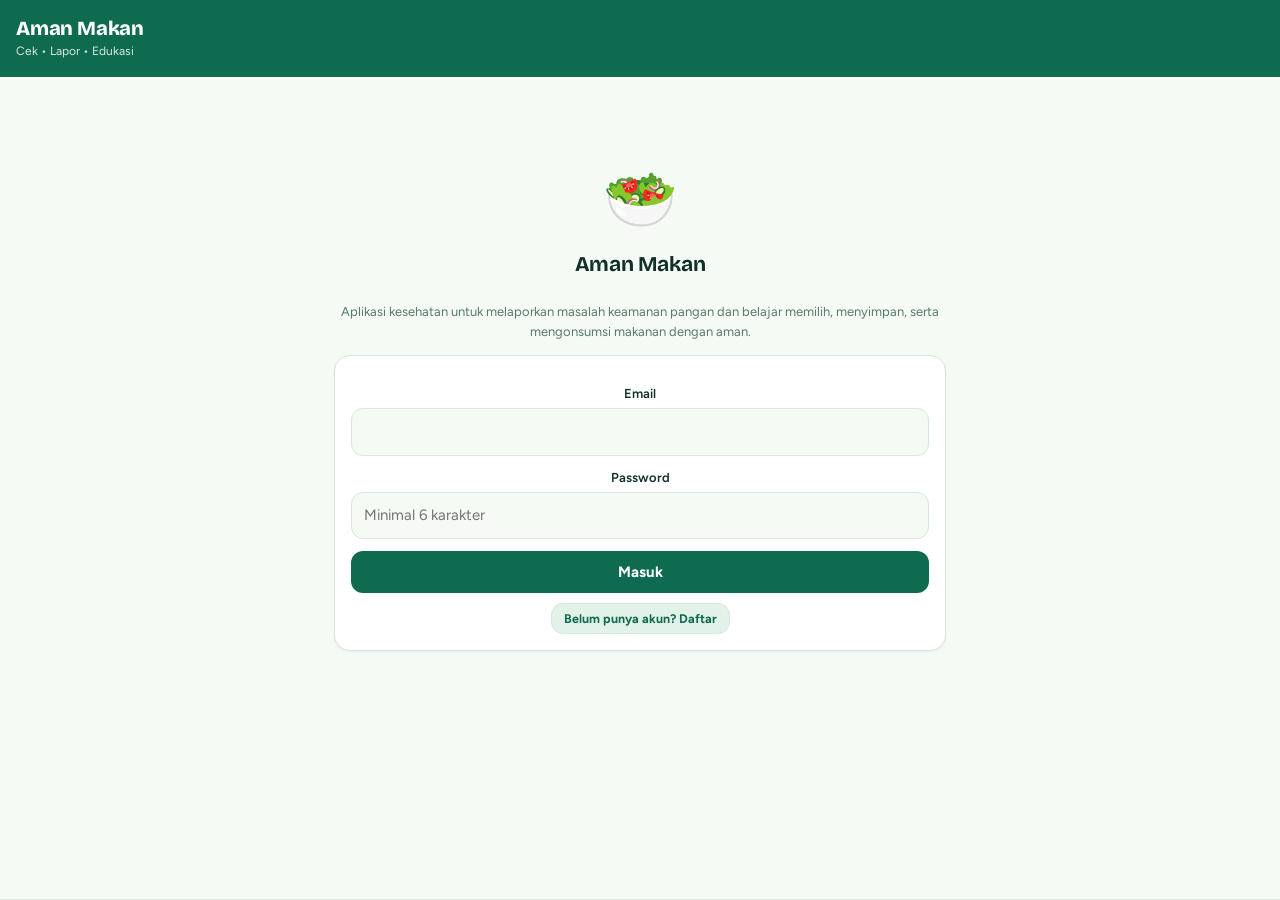
<file: index.html>
<!doctype html>
<html lang="id">
<head>
<meta charset="utf-8">
<meta name="viewport" content="width=device-width, initial-scale=1, viewport-fit=cover">
<title>Aman Makan</title>
<link rel="preconnect" href="https://fonts.googleapis.com">
<link rel="preconnect" href="https://fonts.gstatic.com" crossorigin>
<link href="https://fonts.googleapis.com/css2?family=Bricolage+Grotesque:wght@600;700;800&family=Figtree:wght@400;500;600;700&display=swap" rel="stylesheet">
<link rel="stylesheet" href="lib/leaflet/leaflet.css">
<link rel="stylesheet" href="style.css">
</head>
<body>
<header><div><b>Aman Makan</b><small>Cek • Lapor • Edukasi</small></div><button id="out" hidden>Keluar</button></header>
<main id="app"></main>
<nav id="nav" hidden></nav>
<script src="lib/leaflet/leaflet.js"></script>
<script src="script.js"></script>
</body>
</html>
</file>
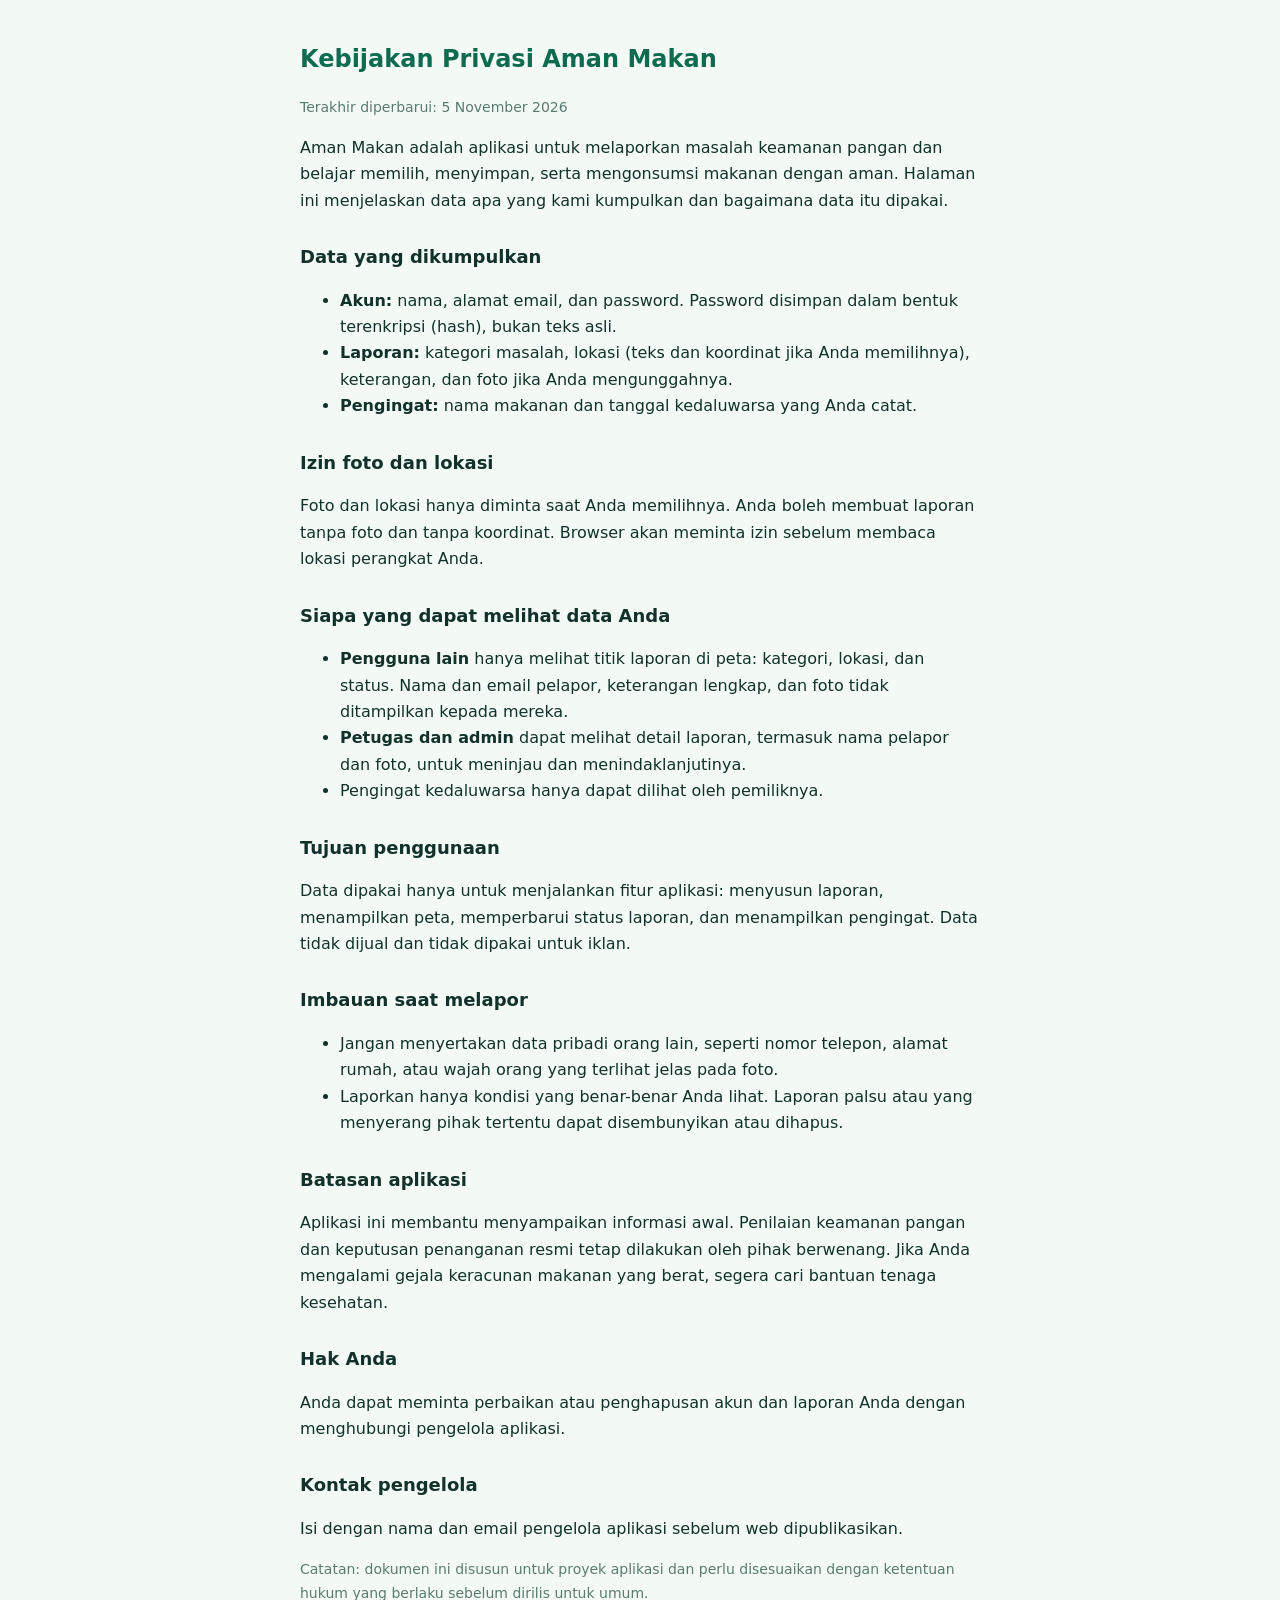
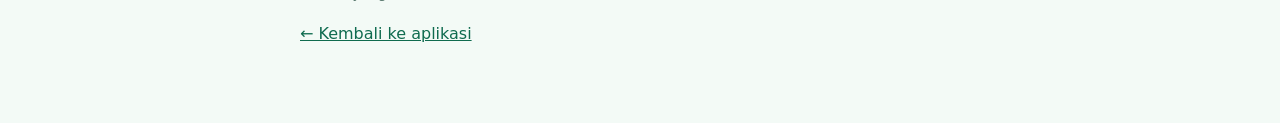
<file: privasi.html>
<!doctype html>
<html lang="id">
<head>
<meta charset="utf-8">
<meta name="viewport" content="width=device-width, initial-scale=1">
<title>Kebijakan Privasi – Aman Makan</title>
<style>
:root{--bg:#f3faf6;--tx:#12312a;--mu:#5b7a70;--pr:#0f6b4f;color-scheme:light}
@media (prefers-color-scheme:dark){:root{--bg:#0e1c17;--tx:#e4f2ea;--mu:#8fb0a2;--pr:#4cc79a;color-scheme:dark}}
body{margin:0;background:var(--bg);color:var(--tx);font:16px/1.65 system-ui,-apple-system,"Segoe UI",Roboto,sans-serif}
main{max-width:680px;margin:0 auto;padding:24px 18px 60px}
h1{font-size:24px;color:var(--pr)}h2{font-size:18px;margin-top:28px}
.mu{color:var(--mu);font-size:14px}a{color:var(--pr)}
</style>
</head>
<body>
<main>
<h1>Kebijakan Privasi Aman Makan</h1>
<p class="mu">Terakhir diperbarui: 5 November 2026</p>
<p>Aman Makan adalah aplikasi untuk melaporkan masalah keamanan pangan dan belajar memilih, menyimpan, serta mengonsumsi makanan dengan aman. Halaman ini menjelaskan data apa yang kami kumpulkan dan bagaimana data itu dipakai.</p>

<h2>Data yang dikumpulkan</h2>
<ul>
<li><b>Akun:</b> nama, alamat email, dan password. Password disimpan dalam bentuk terenkripsi (hash), bukan teks asli.</li>
<li><b>Laporan:</b> kategori masalah, lokasi (teks dan koordinat jika Anda memilihnya), keterangan, dan foto jika Anda mengunggahnya.</li>
<li><b>Pengingat:</b> nama makanan dan tanggal kedaluwarsa yang Anda catat.</li>
</ul>

<h2>Izin foto dan lokasi</h2>
<p>Foto dan lokasi hanya diminta saat Anda memilihnya. Anda boleh membuat laporan tanpa foto dan tanpa koordinat. Browser akan meminta izin sebelum membaca lokasi perangkat Anda.</p>

<h2>Siapa yang dapat melihat data Anda</h2>
<ul>
<li><b>Pengguna lain</b> hanya melihat titik laporan di peta: kategori, lokasi, dan status. Nama dan email pelapor, keterangan lengkap, dan foto tidak ditampilkan kepada mereka.</li>
<li><b>Petugas dan admin</b> dapat melihat detail laporan, termasuk nama pelapor dan foto, untuk meninjau dan menindaklanjutinya.</li>
<li>Pengingat kedaluwarsa hanya dapat dilihat oleh pemiliknya.</li>
</ul>

<h2>Tujuan penggunaan</h2>
<p>Data dipakai hanya untuk menjalankan fitur aplikasi: menyusun laporan, menampilkan peta, memperbarui status laporan, dan menampilkan pengingat. Data tidak dijual dan tidak dipakai untuk iklan.</p>

<h2>Imbauan saat melapor</h2>
<ul>
<li>Jangan menyertakan data pribadi orang lain, seperti nomor telepon, alamat rumah, atau wajah orang yang terlihat jelas pada foto.</li>
<li>Laporkan hanya kondisi yang benar-benar Anda lihat. Laporan palsu atau yang menyerang pihak tertentu dapat disembunyikan atau dihapus.</li>
</ul>

<h2>Batasan aplikasi</h2>
<p>Aplikasi ini membantu menyampaikan informasi awal. Penilaian keamanan pangan dan keputusan penanganan resmi tetap dilakukan oleh pihak berwenang. Jika Anda mengalami gejala keracunan makanan yang berat, segera cari bantuan tenaga kesehatan.</p>

<h2>Hak Anda</h2>
<p>Anda dapat meminta perbaikan atau penghapusan akun dan laporan Anda dengan menghubungi pengelola aplikasi.</p>

<h2>Kontak pengelola</h2>
<p>Isi dengan nama dan email pengelola aplikasi sebelum web dipublikasikan.</p>

<p class="mu">Catatan: dokumen ini disusun untuk proyek aplikasi dan perlu disesuaikan dengan ketentuan hukum yang berlaku sebelum dirilis untuk umum.</p>
<p><a href="index.html">← Kembali ke aplikasi</a></p>
</main>
</body>
</html>
</file>
<file: lib/leaflet/leaflet.css>
/* required styles */

.leaflet-pane,
.leaflet-tile,
.leaflet-marker-icon,
.leaflet-marker-shadow,
.leaflet-tile-container,
.leaflet-pane > svg,
.leaflet-pane > canvas,
.leaflet-zoom-box,
.leaflet-image-layer,
.leaflet-layer {
	position: absolute;
	left: 0;
	top: 0;
	}
.leaflet-container {
	overflow: hidden;
	}
.leaflet-tile,
.leaflet-marker-icon,
.leaflet-marker-shadow {
	-webkit-user-select: none;
	   -moz-user-select: none;
	        user-select: none;
	  -webkit-user-drag: none;
	}
/* Prevents IE11 from highlighting tiles in blue */
.leaflet-tile::selection {
	background: transparent;
}
/* Safari renders non-retina tile on retina better with this, but Chrome is worse */
.leaflet-safari .leaflet-tile {
	image-rendering: -webkit-optimize-contrast;
	}
/* hack that prevents hw layers "stretching" when loading new tiles */
.leaflet-safari .leaflet-tile-container {
	width: 1600px;
	height: 1600px;
	-webkit-transform-origin: 0 0;
	}
.leaflet-marker-icon,
.leaflet-marker-shadow {
	display: block;
	}
/* .leaflet-container svg: reset svg max-width decleration shipped in Joomla! (joomla.org) 3.x */
/* .leaflet-container img: map is broken in FF if you have max-width: 100% on tiles */
.leaflet-container .leaflet-overlay-pane svg {
	max-width: none !important;
	max-height: none !important;
	}
.leaflet-container .leaflet-marker-pane img,
.leaflet-container .leaflet-shadow-pane img,
.leaflet-container .leaflet-tile-pane img,
.leaflet-container img.leaflet-image-layer,
.leaflet-container .leaflet-tile {
	max-width: none !important;
	max-height: none !important;
	width: auto;
	padding: 0;
	}

.leaflet-container img.leaflet-tile {
	/* See: https://bugs.chromium.org/p/chromium/issues/detail?id=600120 */
	mix-blend-mode: plus-lighter;
}

.leaflet-container.leaflet-touch-zoom {
	-ms-touch-action: pan-x pan-y;
	touch-action: pan-x pan-y;
	}
.leaflet-container.leaflet-touch-drag {
	-ms-touch-action: pinch-zoom;
	/* Fallback for FF which doesn't support pinch-zoom */
	touch-action: none;
	touch-action: pinch-zoom;
}
.leaflet-container.leaflet-touch-drag.leaflet-touch-zoom {
	-ms-touch-action: none;
	touch-action: none;
}
.leaflet-container {
	-webkit-tap-highlight-color: transparent;
}
.leaflet-container a {
	-webkit-tap-highlight-color: rgba(51, 181, 229, 0.4);
}
.leaflet-tile {
	filter: inherit;
	visibility: hidden;
	}
.leaflet-tile-loaded {
	visibility: inherit;
	}
.leaflet-zoom-box {
	width: 0;
	height: 0;
	-moz-box-sizing: border-box;
	     box-sizing: border-box;
	z-index: 800;
	}
/* workaround for https://bugzilla.mozilla.org/show_bug.cgi?id=888319 */
.leaflet-overlay-pane svg {
	-moz-user-select: none;
	}

.leaflet-pane         { z-index: 400; }

.leaflet-tile-pane    { z-index: 200; }
.leaflet-overlay-pane { z-index: 400; }
.leaflet-shadow-pane  { z-index: 500; }
.leaflet-marker-pane  { z-index: 600; }
.leaflet-tooltip-pane   { z-index: 650; }
.leaflet-popup-pane   { z-index: 700; }

.leaflet-map-pane canvas { z-index: 100; }
.leaflet-map-pane svg    { z-index: 200; }

.leaflet-vml-shape {
	width: 1px;
	height: 1px;
	}
.lvml {
	behavior: url(#default#VML);
	display: inline-block;
	position: absolute;
	}


/* control positioning */

.leaflet-control {
	position: relative;
	z-index: 800;
	pointer-events: visiblePainted; /* IE 9-10 doesn't have auto */
	pointer-events: auto;
	}
.leaflet-top,
.leaflet-bottom {
	position: absolute;
	z-index: 1000;
	pointer-events: none;
	}
.leaflet-top {
	top: 0;
	}
.leaflet-right {
	right: 0;
	}
.leaflet-bottom {
	bottom: 0;
	}
.leaflet-left {
	left: 0;
	}
.leaflet-control {
	float: left;
	clear: both;
	}
.leaflet-right .leaflet-control {
	float: right;
	}
.leaflet-top .leaflet-control {
	margin-top: 10px;
	}
.leaflet-bottom .leaflet-control {
	margin-bottom: 10px;
	}
.leaflet-left .leaflet-control {
	margin-left: 10px;
	}
.leaflet-right .leaflet-control {
	margin-right: 10px;
	}


/* zoom and fade animations */

.leaflet-fade-anim .leaflet-popup {
	opacity: 0;
	-webkit-transition: opacity 0.2s linear;
	   -moz-transition: opacity 0.2s linear;
	        transition: opacity 0.2s linear;
	}
.leaflet-fade-anim .leaflet-map-pane .leaflet-popup {
	opacity: 1;
	}
.leaflet-zoom-animated {
	-webkit-transform-origin: 0 0;
	    -ms-transform-origin: 0 0;
	        transform-origin: 0 0;
	}
svg.leaflet-zoom-animated {
	will-change: transform;
}

.leaflet-zoom-anim .leaflet-zoom-animated {
	-webkit-transition: -webkit-transform 0.25s cubic-bezier(0,0,0.25,1);
	   -moz-transition:    -moz-transform 0.25s cubic-bezier(0,0,0.25,1);
	        transition:         transform 0.25s cubic-bezier(0,0,0.25,1);
	}
.leaflet-zoom-anim .leaflet-tile,
.leaflet-pan-anim .leaflet-tile {
	-webkit-transition: none;
	   -moz-transition: none;
	        transition: none;
	}

.leaflet-zoom-anim .leaflet-zoom-hide {
	visibility: hidden;
	}


/* cursors */

.leaflet-interactive {
	cursor: pointer;
	}
.leaflet-grab {
	cursor: -webkit-grab;
	cursor:    -moz-grab;
	cursor:         grab;
	}
.leaflet-crosshair,
.leaflet-crosshair .leaflet-interactive {
	cursor: crosshair;
	}
.leaflet-popup-pane,
.leaflet-control {
	cursor: auto;
	}
.leaflet-dragging .leaflet-grab,
.leaflet-dragging .leaflet-grab .leaflet-interactive,
.leaflet-dragging .leaflet-marker-draggable {
	cursor: move;
	cursor: -webkit-grabbing;
	cursor:    -moz-grabbing;
	cursor:         grabbing;
	}

/* marker & overlays interactivity */
.leaflet-marker-icon,
.leaflet-marker-shadow,
.leaflet-image-layer,
.leaflet-pane > svg path,
.leaflet-tile-container {
	pointer-events: none;
	}

.leaflet-marker-icon.leaflet-interactive,
.leaflet-image-layer.leaflet-interactive,
.leaflet-pane > svg path.leaflet-interactive,
svg.leaflet-image-layer.leaflet-interactive path {
	pointer-events: visiblePainted; /* IE 9-10 doesn't have auto */
	pointer-events: auto;
	}

/* visual tweaks */

.leaflet-container {
	background: #ddd;
	outline-offset: 1px;
	}
.leaflet-container a {
	color: #0078A8;
	}
.leaflet-zoom-box {
	border: 2px dotted #38f;
	background: rgba(255,255,255,0.5);
	}


/* general typography */
.leaflet-container {
	font-family: "Helvetica Neue", Arial, Helvetica, sans-serif;
	font-size: 12px;
	font-size: 0.75rem;
	line-height: 1.5;
	}


/* general toolbar styles */

.leaflet-bar {
	box-shadow: 0 1px 5px rgba(0,0,0,0.65);
	border-radius: 4px;
	}
.leaflet-bar a {
	background-color: #fff;
	border-bottom: 1px solid #ccc;
	width: 26px;
	height: 26px;
	line-height: 26px;
	display: block;
	text-align: center;
	text-decoration: none;
	color: black;
	}
.leaflet-bar a,
.leaflet-control-layers-toggle {
	background-position: 50% 50%;
	background-repeat: no-repeat;
	display: block;
	}
.leaflet-bar a:hover,
.leaflet-bar a:focus {
	background-color: #f4f4f4;
	}
.leaflet-bar a:first-child {
	border-top-left-radius: 4px;
	border-top-right-radius: 4px;
	}
.leaflet-bar a:last-child {
	border-bottom-left-radius: 4px;
	border-bottom-right-radius: 4px;
	border-bottom: none;
	}
.leaflet-bar a.leaflet-disabled {
	cursor: default;
	background-color: #f4f4f4;
	color: #bbb;
	}

.leaflet-touch .leaflet-bar a {
	width: 30px;
	height: 30px;
	line-height: 30px;
	}
.leaflet-touch .leaflet-bar a:first-child {
	border-top-left-radius: 2px;
	border-top-right-radius: 2px;
	}
.leaflet-touch .leaflet-bar a:last-child {
	border-bottom-left-radius: 2px;
	border-bottom-right-radius: 2px;
	}

/* zoom control */

.leaflet-control-zoom-in,
.leaflet-control-zoom-out {
	font: bold 18px 'Lucida Console', Monaco, monospace;
	text-indent: 1px;
	}

.leaflet-touch .leaflet-control-zoom-in, .leaflet-touch .leaflet-control-zoom-out  {
	font-size: 22px;
	}


/* layers control */

.leaflet-control-layers {
	box-shadow: 0 1px 5px rgba(0,0,0,0.4);
	background: #fff;
	border-radius: 5px;
	}
.leaflet-control-layers-toggle {
	background-image: url(images/layers.png);
	width: 36px;
	height: 36px;
	}
.leaflet-retina .leaflet-control-layers-toggle {
	background-image: url(images/layers-2x.png);
	background-size: 26px 26px;
	}
.leaflet-touch .leaflet-control-layers-toggle {
	width: 44px;
	height: 44px;
	}
.leaflet-control-layers .leaflet-control-layers-list,
.leaflet-control-layers-expanded .leaflet-control-layers-toggle {
	display: none;
	}
.leaflet-control-layers-expanded .leaflet-control-layers-list {
	display: block;
	position: relative;
	}
.leaflet-control-layers-expanded {
	padding: 6px 10px 6px 6px;
	color: #333;
	background: #fff;
	}
.leaflet-control-layers-scrollbar {
	overflow-y: scroll;
	overflow-x: hidden;
	padding-right: 5px;
	}
.leaflet-control-layers-selector {
	margin-top: 2px;
	position: relative;
	top: 1px;
	}
.leaflet-control-layers label {
	display: block;
	font-size: 13px;
	font-size: 1.08333em;
	}
.leaflet-control-layers-separator {
	height: 0;
	border-top: 1px solid #ddd;
	margin: 5px -10px 5px -6px;
	}

/* Default icon URLs */
.leaflet-default-icon-path { /* used only in path-guessing heuristic, see L.Icon.Default */
	background-image: url(images/marker-icon.png);
	}


/* attribution and scale controls */

.leaflet-container .leaflet-control-attribution {
	background: #fff;
	background: rgba(255, 255, 255, 0.8);
	margin: 0;
	}
.leaflet-control-attribution,
.leaflet-control-scale-line {
	padding: 0 5px;
	color: #333;
	line-height: 1.4;
	}
.leaflet-control-attribution a {
	text-decoration: none;
	}
.leaflet-control-attribution a:hover,
.leaflet-control-attribution a:focus {
	text-decoration: underline;
	}
.leaflet-attribution-flag {
	display: inline !important;
	vertical-align: baseline !important;
	width: 1em;
	height: 0.6669em;
	}
.leaflet-left .leaflet-control-scale {
	margin-left: 5px;
	}
.leaflet-bottom .leaflet-control-scale {
	margin-bottom: 5px;
	}
.leaflet-control-scale-line {
	border: 2px solid #777;
	border-top: none;
	line-height: 1.1;
	padding: 2px 5px 1px;
	white-space: nowrap;
	-moz-box-sizing: border-box;
	     box-sizing: border-box;
	background: rgba(255, 255, 255, 0.8);
	text-shadow: 1px 1px #fff;
	}
.leaflet-control-scale-line:not(:first-child) {
	border-top: 2px solid #777;
	border-bottom: none;
	margin-top: -2px;
	}
.leaflet-control-scale-line:not(:first-child):not(:last-child) {
	border-bottom: 2px solid #777;
	}

.leaflet-touch .leaflet-control-attribution,
.leaflet-touch .leaflet-control-layers,
.leaflet-touch .leaflet-bar {
	box-shadow: none;
	}
.leaflet-touch .leaflet-control-layers,
.leaflet-touch .leaflet-bar {
	border: 2px solid rgba(0,0,0,0.2);
	background-clip: padding-box;
	}


/* popup */

.leaflet-popup {
	position: absolute;
	text-align: center;
	margin-bottom: 20px;
	}
.leaflet-popup-content-wrapper {
	padding: 1px;
	text-align: left;
	border-radius: 12px;
	}
.leaflet-popup-content {
	margin: 13px 24px 13px 20px;
	line-height: 1.3;
	font-size: 13px;
	font-size: 1.08333em;
	min-height: 1px;
	}
.leaflet-popup-content p {
	margin: 17px 0;
	margin: 1.3em 0;
	}
.leaflet-popup-tip-container {
	width: 40px;
	height: 20px;
	position: absolute;
	left: 50%;
	margin-top: -1px;
	margin-left: -20px;
	overflow: hidden;
	pointer-events: none;
	}
.leaflet-popup-tip {
	width: 17px;
	height: 17px;
	padding: 1px;

	margin: -10px auto 0;
	pointer-events: auto;

	-webkit-transform: rotate(45deg);
	   -moz-transform: rotate(45deg);
	    -ms-transform: rotate(45deg);
	        transform: rotate(45deg);
	}
.leaflet-popup-content-wrapper,
.leaflet-popup-tip {
	background: white;
	color: #333;
	box-shadow: 0 3px 14px rgba(0,0,0,0.4);
	}
.leaflet-container a.leaflet-popup-close-button {
	position: absolute;
	top: 0;
	right: 0;
	border: none;
	text-align: center;
	width: 24px;
	height: 24px;
	font: 16px/24px Tahoma, Verdana, sans-serif;
	color: #757575;
	text-decoration: none;
	background: transparent;
	}
.leaflet-container a.leaflet-popup-close-button:hover,
.leaflet-container a.leaflet-popup-close-button:focus {
	color: #585858;
	}
.leaflet-popup-scrolled {
	overflow: auto;
	}

.leaflet-oldie .leaflet-popup-content-wrapper {
	-ms-zoom: 1;
	}
.leaflet-oldie .leaflet-popup-tip {
	width: 24px;
	margin: 0 auto;

	-ms-filter: "progid:DXImageTransform.Microsoft.Matrix(M11=0.70710678, M12=0.70710678, M21=-0.70710678, M22=0.70710678)";
	filter: progid:DXImageTransform.Microsoft.Matrix(M11=0.70710678, M12=0.70710678, M21=-0.70710678, M22=0.70710678);
	}

.leaflet-oldie .leaflet-control-zoom,
.leaflet-oldie .leaflet-control-layers,
.leaflet-oldie .leaflet-popup-content-wrapper,
.leaflet-oldie .leaflet-popup-tip {
	border: 1px solid #999;
	}


/* div icon */

.leaflet-div-icon {
	background: #fff;
	border: 1px solid #666;
	}


/* Tooltip */
/* Base styles for the element that has a tooltip */
.leaflet-tooltip {
	position: absolute;
	padding: 6px;
	background-color: #fff;
	border: 1px solid #fff;
	border-radius: 3px;
	color: #222;
	white-space: nowrap;
	-webkit-user-select: none;
	-moz-user-select: none;
	-ms-user-select: none;
	user-select: none;
	pointer-events: none;
	box-shadow: 0 1px 3px rgba(0,0,0,0.4);
	}
.leaflet-tooltip.leaflet-interactive {
	cursor: pointer;
	pointer-events: auto;
	}
.leaflet-tooltip-top:before,
.leaflet-tooltip-bottom:before,
.leaflet-tooltip-left:before,
.leaflet-tooltip-right:before {
	position: absolute;
	pointer-events: none;
	border: 6px solid transparent;
	background: transparent;
	content: "";
	}

/* Directions */

.leaflet-tooltip-bottom {
	margin-top: 6px;
}
.leaflet-tooltip-top {
	margin-top: -6px;
}
.leaflet-tooltip-bottom:before,
.leaflet-tooltip-top:before {
	left: 50%;
	margin-left: -6px;
	}
.leaflet-tooltip-top:before {
	bottom: 0;
	margin-bottom: -12px;
	border-top-color: #fff;
	}
.leaflet-tooltip-bottom:before {
	top: 0;
	margin-top: -12px;
	margin-left: -6px;
	border-bottom-color: #fff;
	}
.leaflet-tooltip-left {
	margin-left: -6px;
}
.leaflet-tooltip-right {
	margin-left: 6px;
}
.leaflet-tooltip-left:before,
.leaflet-tooltip-right:before {
	top: 50%;
	margin-top: -6px;
	}
.leaflet-tooltip-left:before {
	right: 0;
	margin-right: -12px;
	border-left-color: #fff;
	}
.leaflet-tooltip-right:before {
	left: 0;
	margin-left: -12px;
	border-right-color: #fff;
	}

/* Printing */

@media print {
	/* Prevent printers from removing background-images of controls. */
	.leaflet-control {
		-webkit-print-color-adjust: exact;
		print-color-adjust: exact;
		}
	}
</file>
<file: style.css>
/* ===== Aman Makan: tampilan ===== */
:root{
 --bg:#f5faf4;--card:#fff;--tx:#10302a;--mu:#587a6e;--pr:#0f6b4f;--on-pr:#fff;--pr2:#e3f2e8;--bd:#d7e7dc;--hd:#0f6b4f;--lem:#f4d35e;
 --fd:"Bricolage Grotesque",system-ui,-apple-system,"Segoe UI",sans-serif;
 --fb:"Figtree",system-ui,-apple-system,"Segoe UI",Roboto,sans-serif;
 --ease:cubic-bezier(.2,.8,.2,1);--pop:cubic-bezier(.3,1.6,.5,1);
 color-scheme:light;box-sizing:border-box;
 padding-top:env(safe-area-inset-top,0px);padding-bottom:env(safe-area-inset-bottom,0px)}
@media (prefers-color-scheme:dark){:root:not([data-theme="light"]){--bg:#0c1914;--card:#14261e;--tx:#e4f2ea;--mu:#8fb0a2;--pr:#4cc79a;--on-pr:#06241a;--pr2:#1a382c;--bd:#254a3a;--hd:#14412f;color-scheme:dark}}
:root[data-theme="dark"]{--bg:#0c1914;--card:#14261e;--tx:#e4f2ea;--mu:#8fb0a2;--pr:#4cc79a;--on-pr:#06241a;--pr2:#1a382c;--bd:#254a3a;--hd:#14412f;color-scheme:dark}
html{scroll-padding-top:env(safe-area-inset-top,0px);scroll-behavior:smooth}
*{box-sizing:border-box}
body{margin:0;background:var(--bg);color:var(--tx);font:15px/1.55 var(--fb)}
body::before{content:"";position:fixed;inset:0 0 auto;height:env(safe-area-inset-top,0px);background:var(--hd);z-index:10}

/* Header: mengecil dan berbayang saat halaman digulir */
header{background:var(--hd);color:#fff;padding:16px;display:flex;justify-content:space-between;align-items:center;position:sticky;top:env(safe-area-inset-top,0px);z-index:9;transition:padding .25s var(--ease),box-shadow .25s}
header b{font:800 20px var(--fd);letter-spacing:-.01em}
header small{display:block;font-size:12px;opacity:.85;max-height:20px;overflow:hidden;transition:opacity .2s,max-height .25s var(--ease)}
header.sc{padding:9px 16px;box-shadow:0 6px 20px #0000002e}
header.sc small{opacity:0;max-height:0}
header button{background:#ffffff26;color:#fff;border:0;border-radius:10px;padding:7px 12px;font:600 12px var(--fb);cursor:pointer;transition:background .2s}

main{max-width:640px;margin:0 auto;padding:16px 14px 100px}
h2{font:700 21px/1.2 var(--fd);letter-spacing:-.01em;margin:6px 0 12px}
h3{font:700 16px var(--fd);margin:0 0 6px}
.mu{color:var(--mu);font-size:13px}
a{color:var(--pr)}

/* Kartu */
.card{background:var(--card);border:1px solid var(--bd);border-radius:16px;padding:16px;margin-bottom:12px;box-shadow:0 1px 2px #0f6b4f12}

/* Hero beranda: satu momen khas dengan emoji melayang */
.hero{position:relative;overflow:hidden;border-radius:22px;padding:22px 18px 20px;margin-bottom:14px;color:#fff;background:var(--hd)}
.hero::after{content:"";position:absolute;right:-46px;top:-56px;width:180px;height:180px;border-radius:50%;background:var(--lem);opacity:.22}
.hero h2{margin:0 0 4px;font-size:26px;color:#fff;position:relative;z-index:1}
.hero p{margin:0;opacity:.92;position:relative;z-index:1;max-width:58%}
.fl{position:absolute;z-index:1;font-style:normal;translate:0 calc(var(--sy,0) * -.18px);animation:bob 5s ease-in-out infinite;will-change:translate,transform}
.f1{right:20px;top:16px;font-size:32px}
.f2{right:72px;bottom:10px;font-size:26px;animation-delay:-1.6s}
.f3{right:118px;top:30px;font-size:22px;animation-delay:-3.1s}
@keyframes bob{0%,100%{transform:translateY(0) rotate(-3deg)}50%{transform:translateY(-6px) rotate(4deg)}}

/* Menu utama */
.grid{display:grid;grid-template-columns:1fr 1fr;gap:12px}
.menu{--c:#2e9d5b;position:relative;background:var(--card);border:1px solid var(--bd);border-radius:18px;padding:18px 12px 14px;color:var(--tx);font:600 14px var(--fb);text-align:center;cursor:pointer;transition:transform .25s var(--ease),box-shadow .25s,border-color .25s}
.menu:nth-child(2){--c:#e0a800}.menu:nth-child(3){--c:#d64545}.menu:nth-child(4){--c:#2f7fd1}
.menu span{display:grid;place-items:center;width:58px;height:58px;margin:0 auto 8px;border-radius:50%;font-size:29px;background:color-mix(in srgb,var(--c) 18%,var(--card));transition:transform .35s var(--pop)}
.menu:active{transform:scale(.97)}
@media (hover:hover){
 .menu:hover{transform:translateY(-4px);border-color:var(--c);box-shadow:0 12px 26px color-mix(in srgb,var(--c) 24%,transparent)}
 .menu:hover span{transform:scale(1.14) rotate(-8deg)}
}

/* Formulir */
label{display:block;font-size:13px;font-weight:600;margin:12px 0 4px}
input,select,textarea{width:100%;padding:11px 12px;border:1px solid var(--bd);border-radius:12px;background:var(--bg);color:var(--tx);font:inherit;transition:border-color .2s,box-shadow .2s}
input:focus,select:focus,textarea:focus{outline:none;border-color:var(--pr);box-shadow:0 0 0 3px color-mix(in srgb,var(--pr) 25%,transparent)}
button:focus-visible,a:focus-visible,summary:focus-visible{outline:2px solid var(--pr);outline-offset:2px}

/* Tombol */
.btn{background:var(--pr);color:var(--on-pr);border:0;border-radius:12px;padding:12px 14px;width:100%;margin-top:12px;font:700 15px var(--fb);cursor:pointer;transition:transform .15s,box-shadow .2s,filter .2s,background .2s,color .2s}
.btn:active{transform:scale(.98)}
.btn.s{width:auto;margin:0;padding:7px 12px;font-size:12.5px;background:var(--pr2);color:var(--pr);border:1px solid var(--bd)}
.btn:disabled{opacity:.5;cursor:not-allowed}
@media (hover:hover){
 .btn:not(.s):not(:disabled):hover{filter:brightness(1.08);transform:translateY(-1px);box-shadow:0 8px 18px color-mix(in srgb,var(--pr) 32%,transparent)}
 .btn.s:not(:disabled):hover{background:var(--pr);color:var(--on-pr)}
 header button:hover{background:#ffffff40}
}

.chip{display:inline-block;padding:2px 10px;border-radius:99px;font-size:12px;font-weight:700;color:#fff}
.row{display:flex;justify-content:space-between;align-items:center;gap:8px}

/* Pilihan kategori */
.cats{display:grid;grid-template-columns:1fr 1fr;gap:8px}
.cat{border:2px solid var(--bd);border-radius:12px;padding:9px;font:600 13px var(--fb);background:var(--bg);color:var(--tx);text-align:left;cursor:pointer;transition:border-color .2s,background .2s,transform .15s}
.cat i{display:inline-block;width:11px;height:11px;border-radius:50%;margin-right:6px;transition:transform .3s var(--pop)}
.cat.on{border-color:var(--pr);background:var(--pr2)}
.cat.on i{transform:scale(1.35)}
.cat:active{transform:scale(.97)}
@media (hover:hover){.cat:hover{border-color:var(--pr);transform:translateY(-2px)}}

/* Edukasi: buka-tutup yang jelas */
details{border:1px solid var(--bd);border-radius:14px;padding:12px 14px;margin-bottom:8px;background:var(--card);transition:border-color .2s}
details[open]{border-color:var(--pr)}
summary{font-weight:700;cursor:pointer;list-style:none;display:flex;justify-content:space-between;align-items:center;gap:10px}
summary::-webkit-details-marker{display:none}
summary::after{content:"+";font:400 24px/1 var(--fb);color:var(--pr);transition:transform .3s var(--pop)}
details[open] summary::after{transform:rotate(45deg)}
details ul{margin:10px 0 0;padding-left:18px}
details[open] ul{animation:open .35s var(--ease)}
@keyframes open{from{opacity:0;transform:translateY(-6px)}}

.warn{background:#d6454518;border:1px solid #d64545;border-radius:14px;padding:11px 13px;margin-bottom:12px;font-size:14px}

/* Menu bawah dengan penanda yang bergeser */
nav{position:fixed;bottom:0;left:0;right:0;background:var(--card);border-top:1px solid var(--bd);display:flex;padding-bottom:env(safe-area-inset-bottom,0px);z-index:9}
nav button{position:relative;flex:1;background:none;border:0;color:var(--mu);padding:9px 2px 8px;font:600 11px var(--fb);cursor:pointer;transition:color .2s}
nav button::before{content:"";position:absolute;top:0;left:50%;width:30px;height:3px;border-radius:0 0 4px 4px;background:var(--pr);transform:translateX(-50%) scaleX(0);transition:transform .3s var(--ease)}
nav button span{display:block;font-size:20px;transition:transform .3s var(--pop)}
nav button.on{color:var(--pr);font-weight:700}
nav button.on::before{transform:translateX(-50%) scaleX(1)}
nav button.on span{transform:translateY(-2px) scale(1.18)}
@media (hover:hover){nav button:not(.on):hover span{transform:translateY(-2px)}}
@media (max-width:420px){nav button{font-size:10px}nav button span{font-size:18px}}

.map{width:100%;border-radius:12px;border:1px solid var(--bd);background:var(--pr2);display:block}
.map-box{height:320px;border-radius:16px;border:1px solid var(--bd);position:relative;z-index:0;background:var(--pr2)}
.leaflet-container{font-family:var(--fb)}
.photo{max-width:100%;border-radius:12px;margin-top:8px;max-height:180px}
.leg{display:flex;flex-wrap:wrap;gap:8px 12px;font-size:12px;margin-top:8px}
.leg i{display:inline-block;width:10px;height:10px;border-radius:50%;margin-right:4px}
.login{min-height:70vh;display:flex;flex-direction:column;justify-content:center;text-align:center}
.login .logo{font-size:60px;animation:pop .7s var(--pop) backwards}
@keyframes pop{from{opacity:0;transform:scale(.3) rotate(-20deg)}}

/* Gerakan saat pindah tab dan saat digulir */
.enter>*{animation:rise .38s var(--ease) backwards}
.enter>:nth-child(2){animation-delay:.04s}.enter>:nth-child(3){animation-delay:.08s}.enter>:nth-child(4){animation-delay:.12s}
.enter>:nth-child(5){animation-delay:.16s}.enter>:nth-child(6){animation-delay:.2s}.enter>:nth-child(n+7){animation-delay:.24s}
@keyframes rise{from{opacity:0;transform:translateY(14px)}}
.enter .warn{animation:rise .38s var(--ease) backwards,nudge .6s .5s ease}
@keyframes nudge{20%{transform:translateX(-5px)}40%{transform:translateX(5px)}60%{transform:translateX(-3px)}80%{transform:translateX(2px)}}
.rv{opacity:0;transform:translateY(20px);transition:opacity .5s ease,transform .5s var(--ease)}
.rv.in{opacity:1;transform:none}

/* Hormati pengaturan "kurangi gerakan" */
@media (prefers-reduced-motion:reduce){
 html{scroll-behavior:auto}
 *,*::before,*::after{animation:none!important;transition:none!important}
 .rv{opacity:1;transform:none}
}
</file>
